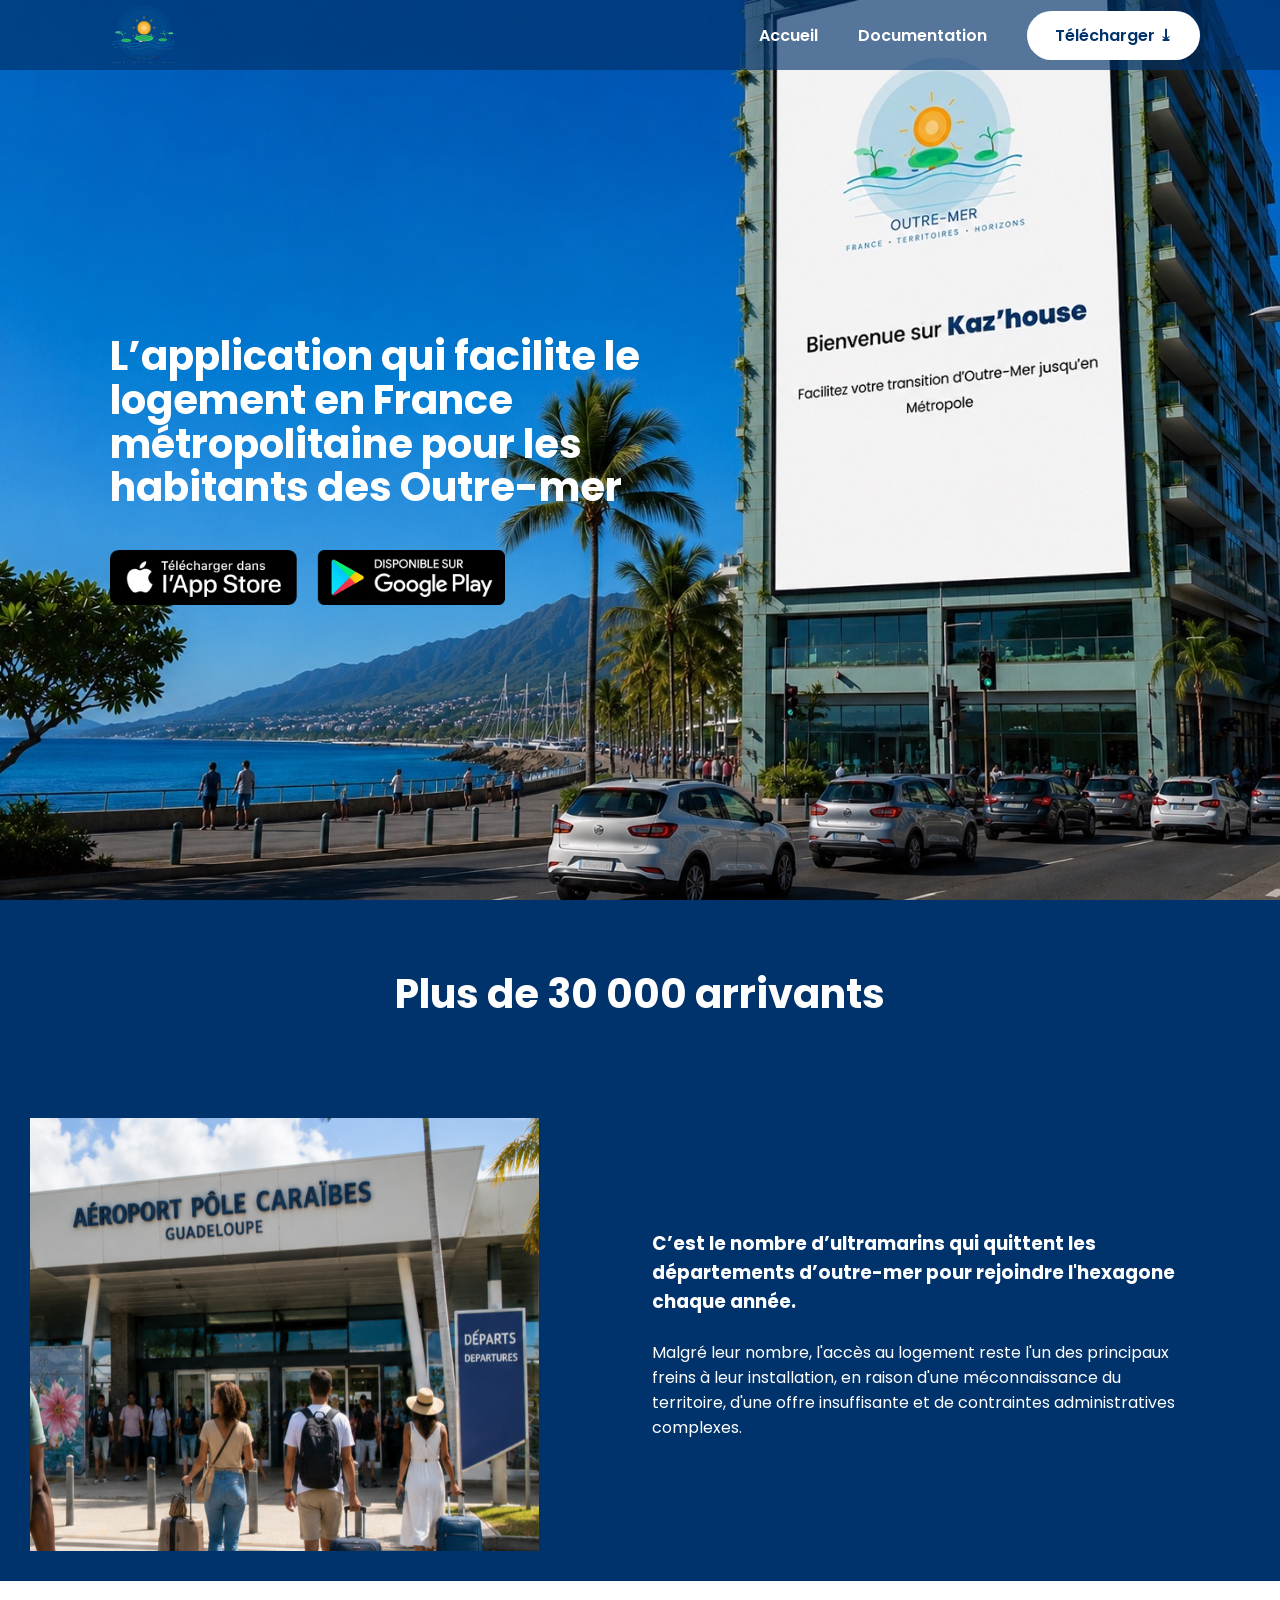
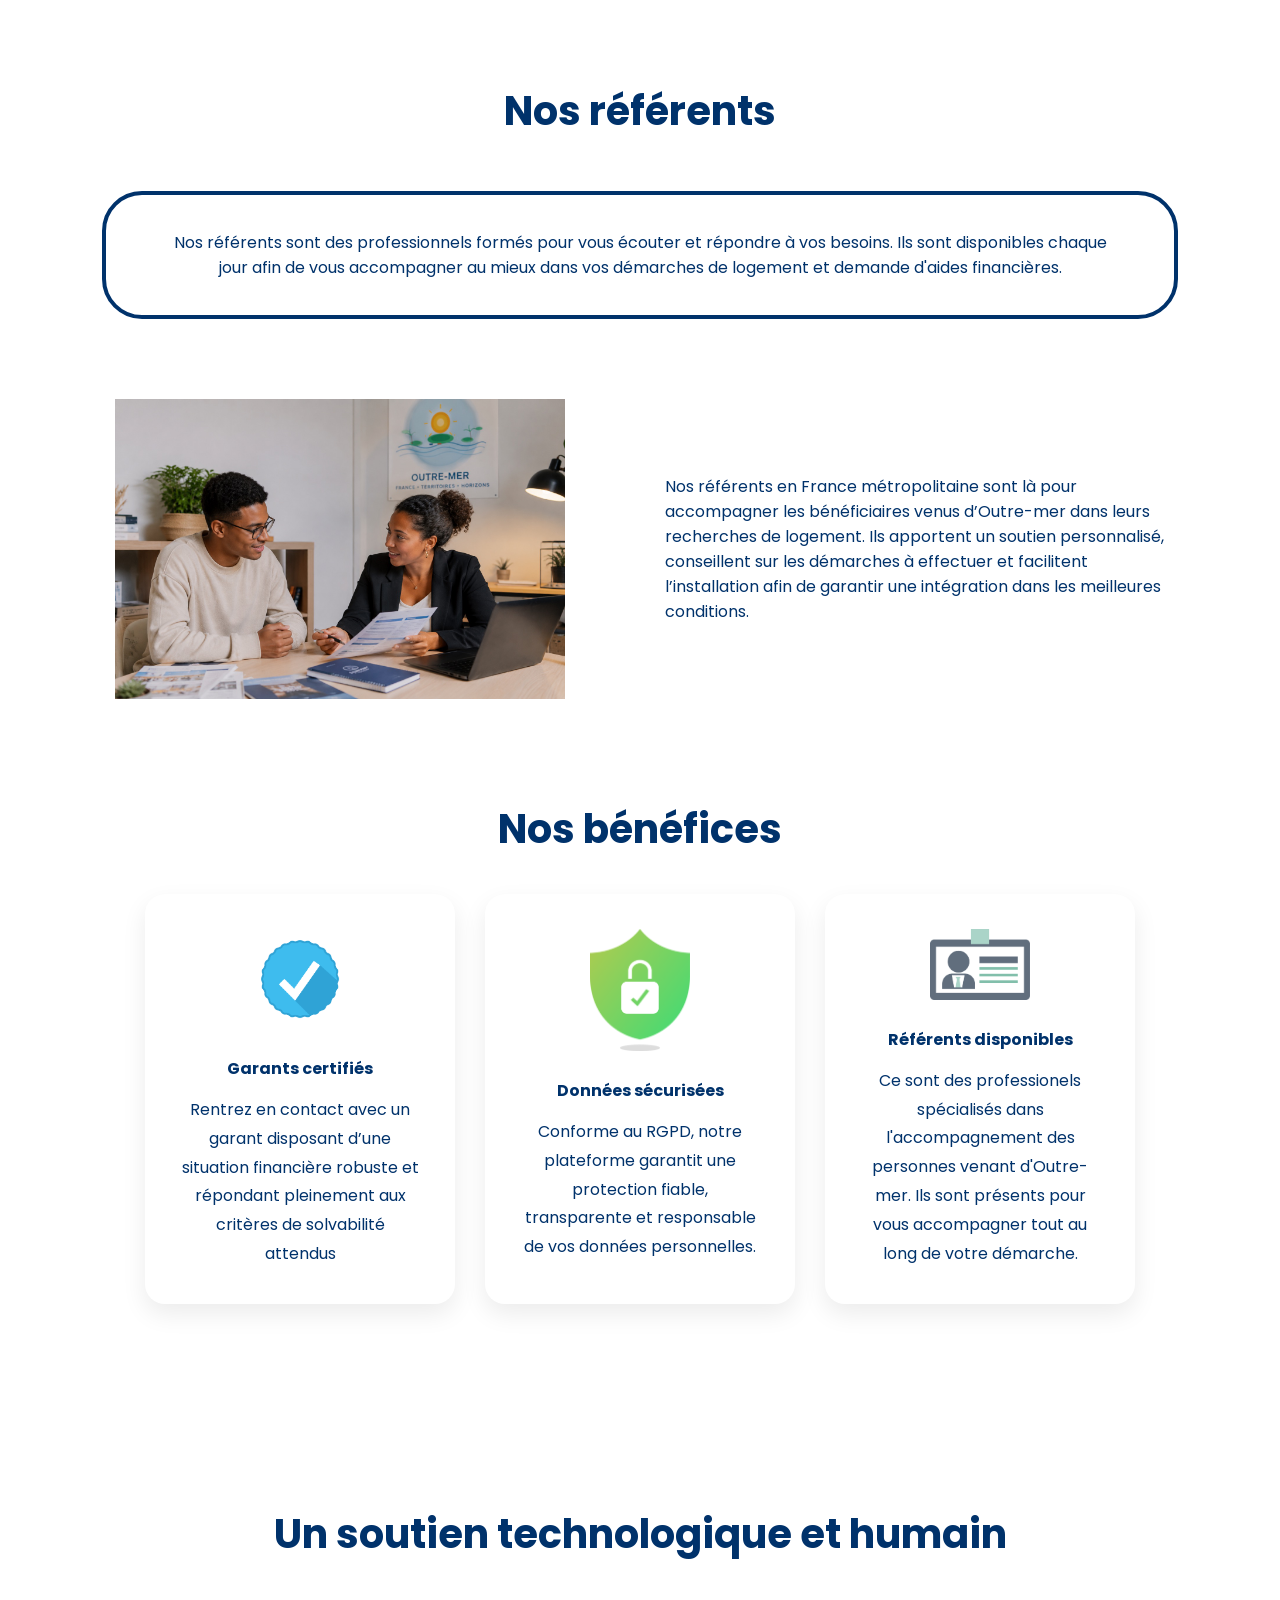
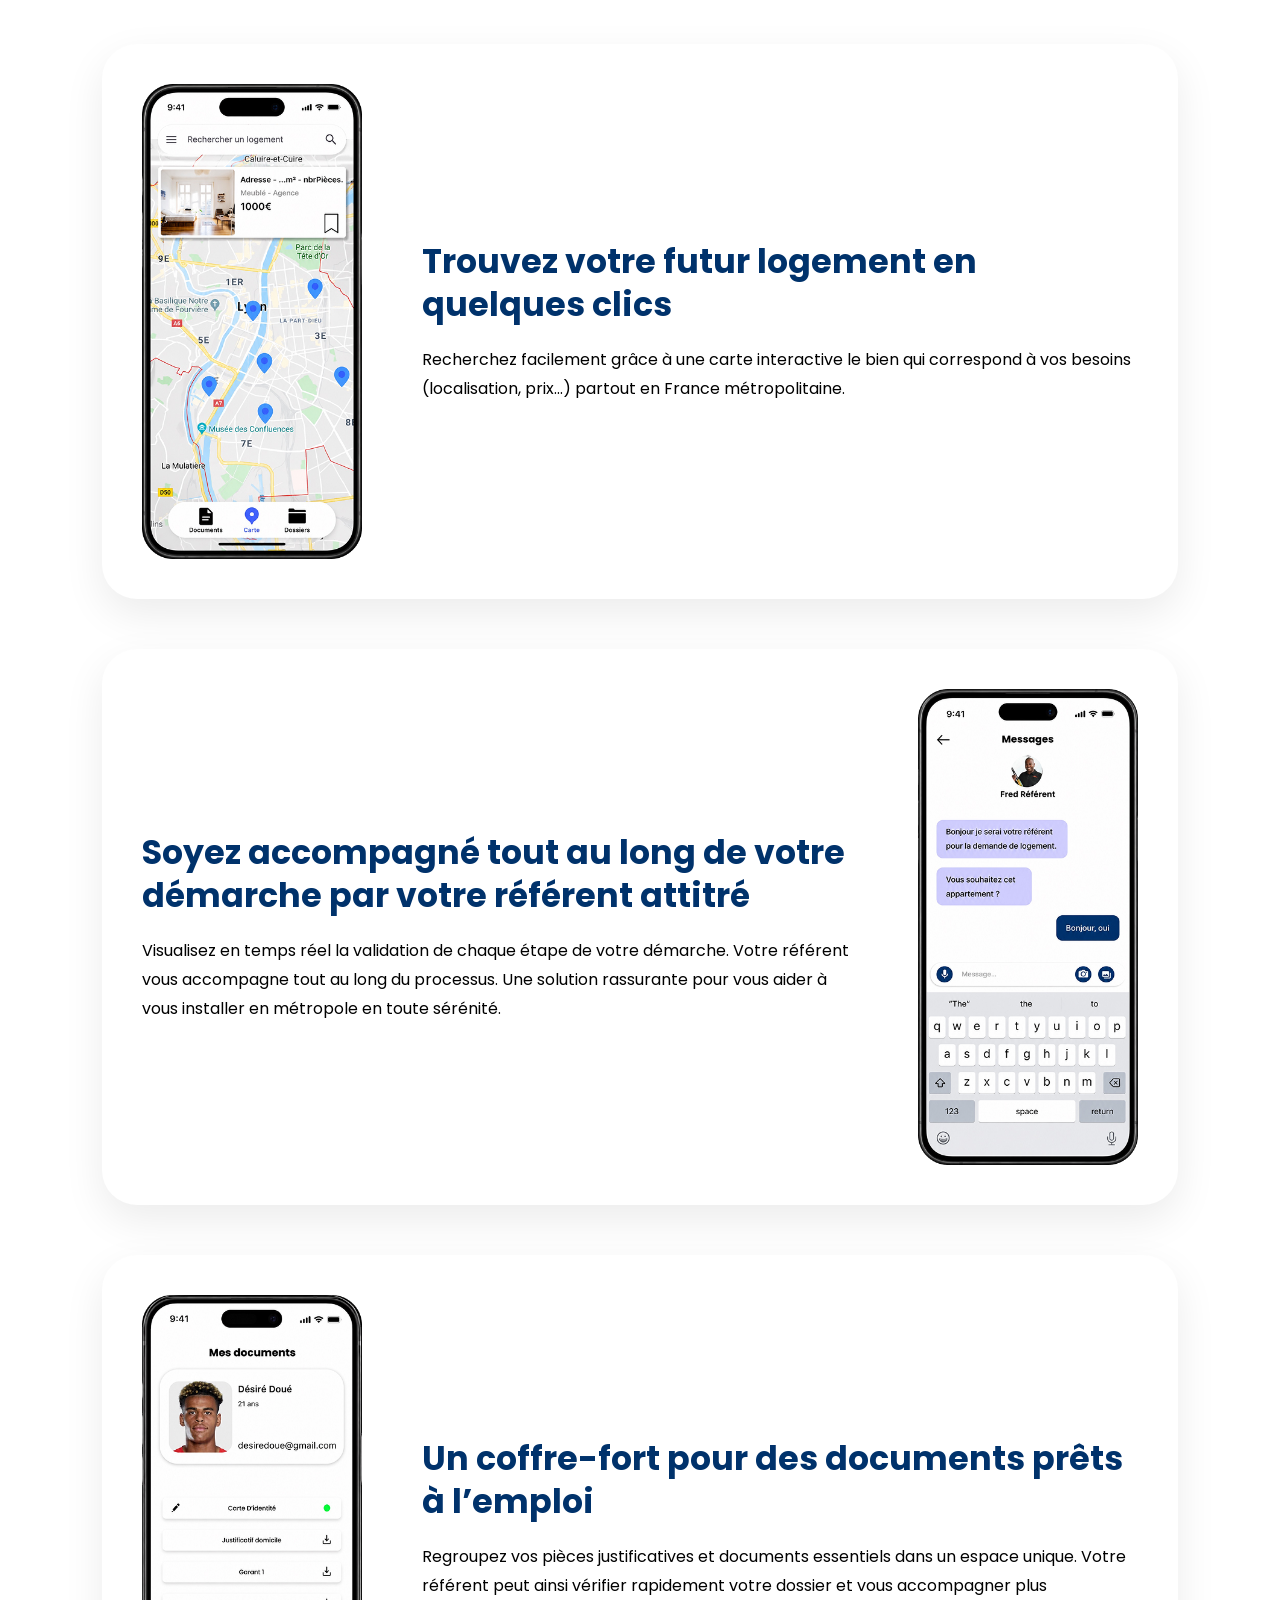
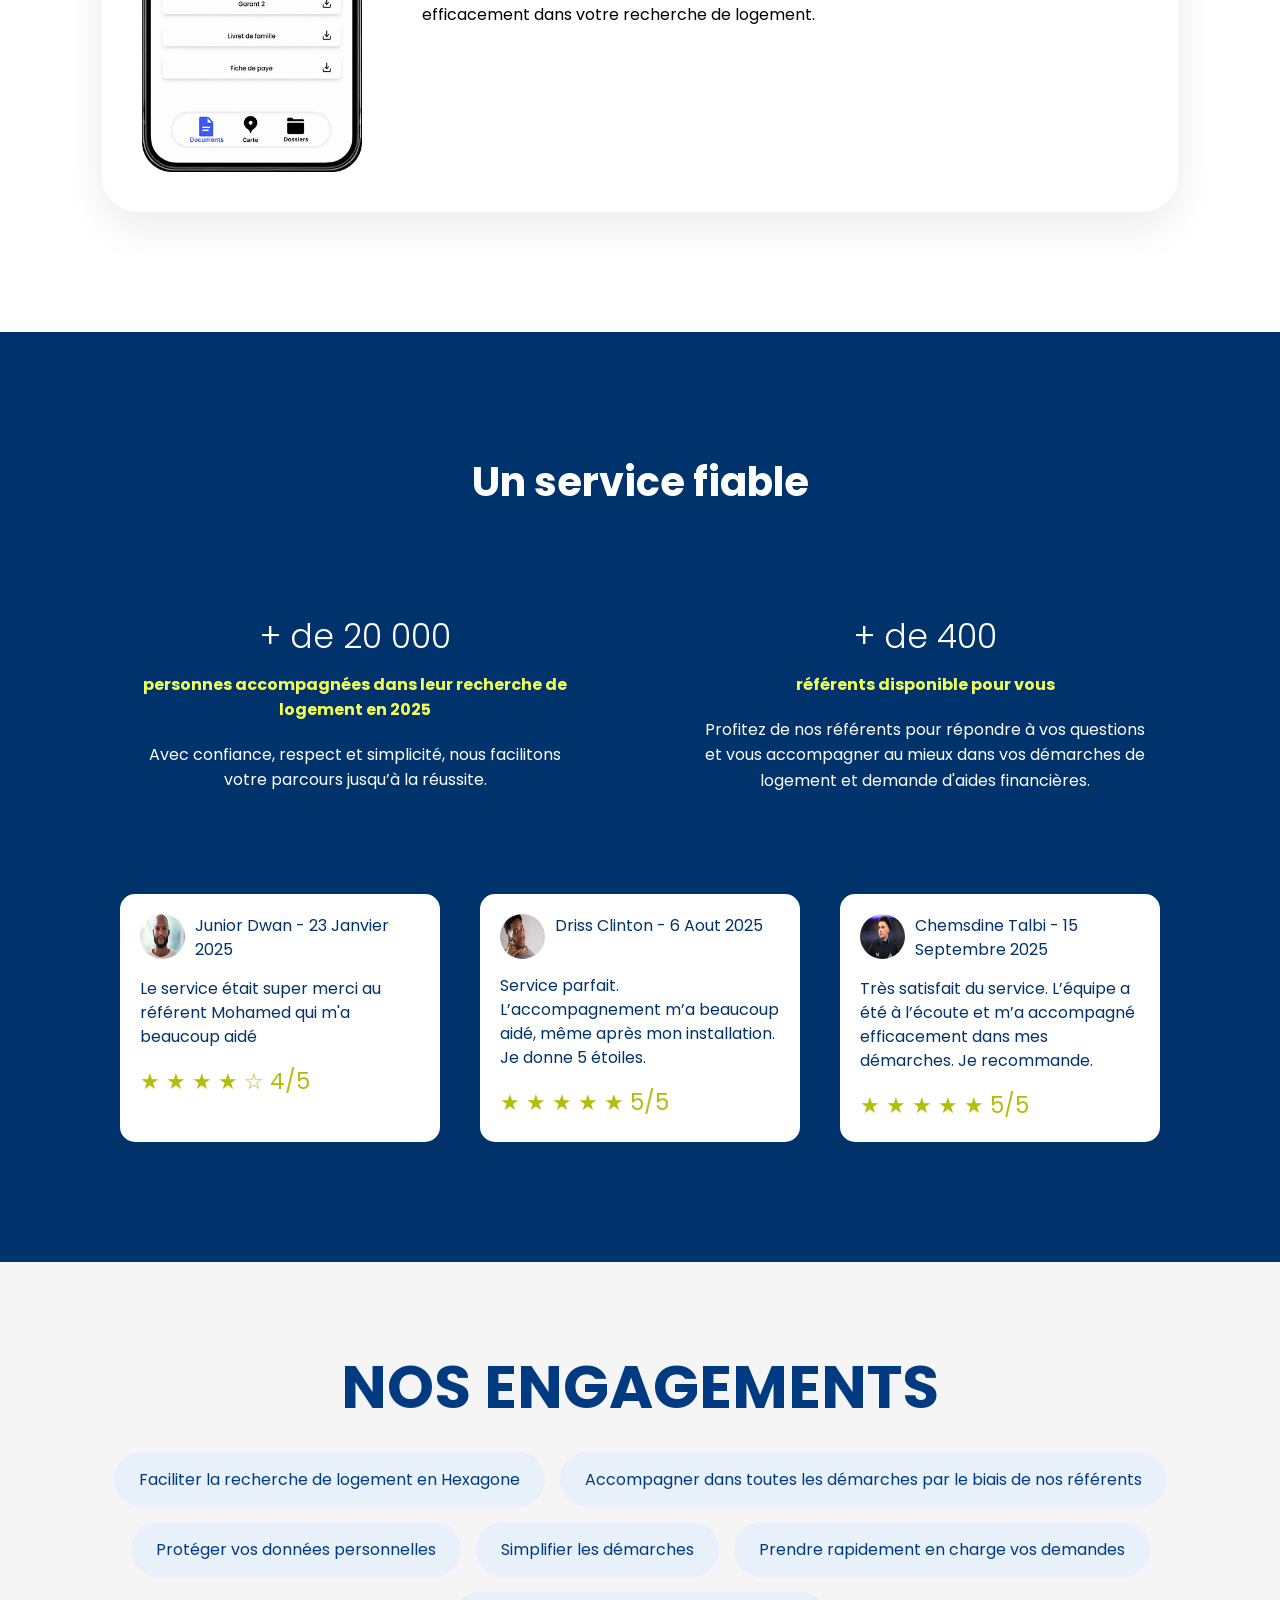
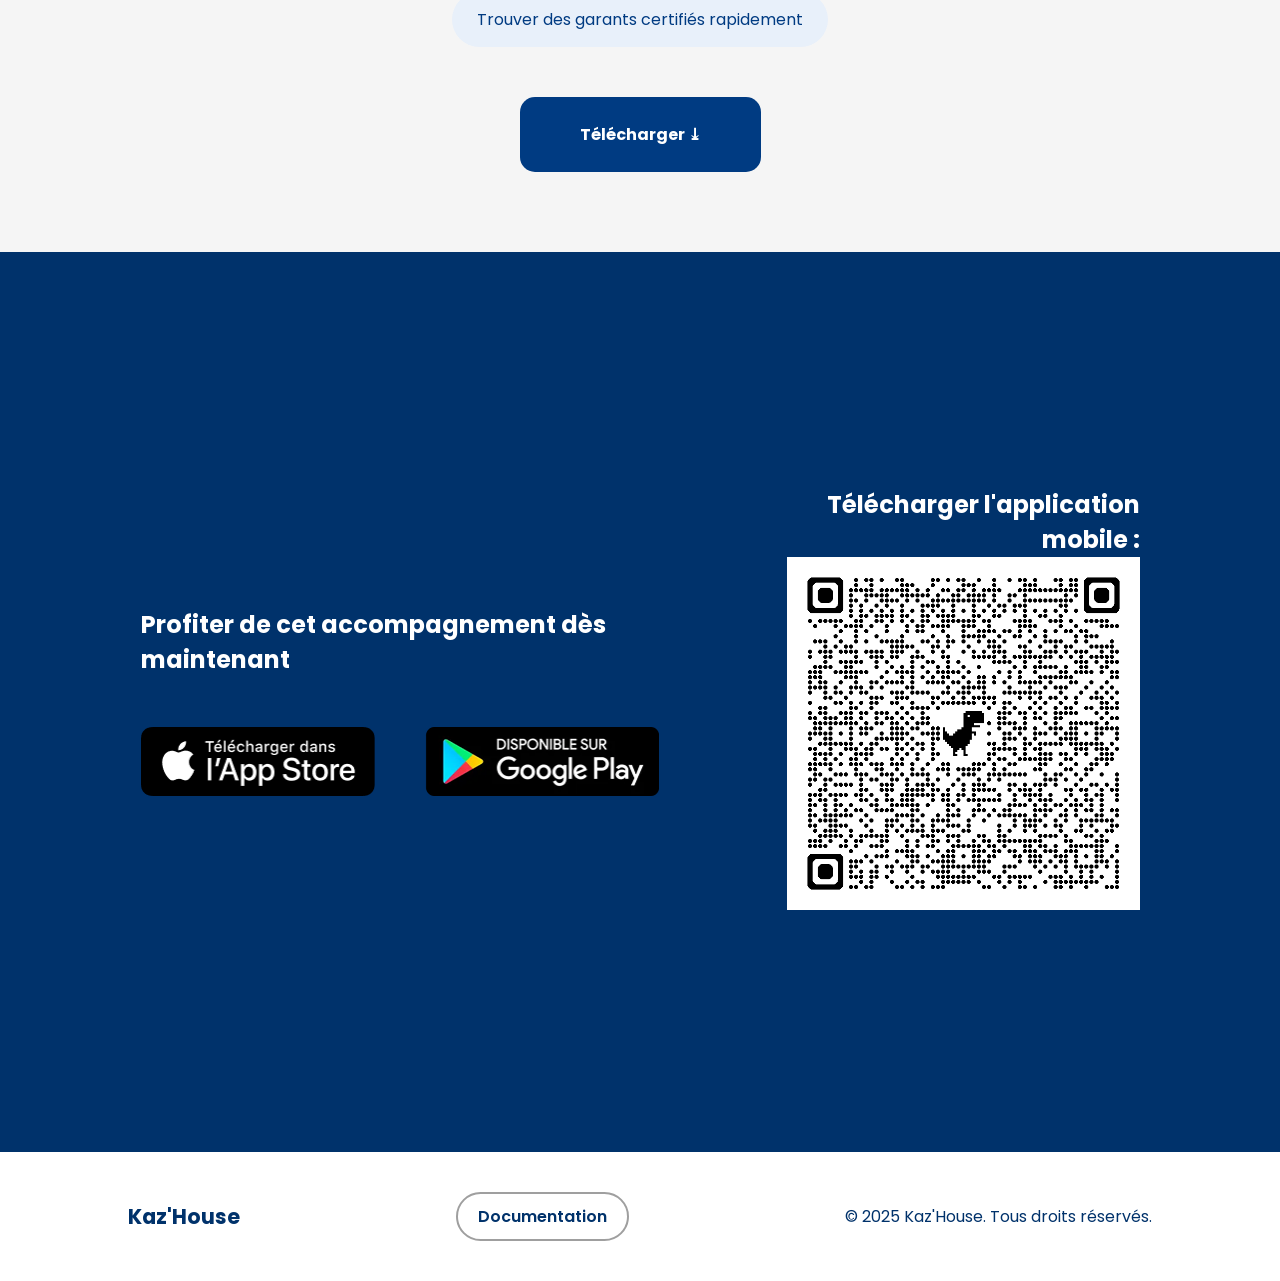
<file: index.html>
<!DOCTYPE html>
<html lang="fr">

<head>
    <meta charset="UTF-8">
    <meta name="viewport" content="width=device-width, initial-scale=1.0">
    <link rel="stylesheet" href="style.css">
    <link rel="preconnect" href="https://fonts.googleapis.com">
    <link rel="preconnect" href="https://fonts.gstatic.com" crossorigin>
    <link
        href="https://fonts.googleapis.com/css2?family=Poppins:ital,wght@0,100;0,200;0,300;0,400;0,500;0,600;0,700;0,800;0,900;1,100;1,200;1,300;1,400;1,500;1,600;1,700;1,800;1,900&display=swap"
        rel="stylesheet">
    <!-- TO DO : changer le titre de l'onglet -->
    <title>Kaz'house</title>
</head>

<body>

    <header>
        <img class="logo" src="assets/logo.png" alt="Kaz House">
        <nav class="lienNav">
            <a href="../../index.html">Accueil</a>
            <a href="pages/documentation/documentation.html">Documentation</a>
            <a class="buttonNav" href="#cta-section">
                Télécharger ⤓
            </a>
        </nav>
    </header>

    <section class="hero">
        <div class="heroContent">
            <h1>L’application qui facilite le logement en France métropolitaine pour les habitants des Outre-mer</h1>
            <div class="stores">
                <img src="assets/imgAppleStore.png">
                <img src="assets/imgGooglePlay.png">
            </div>
        </div>
    </section>

    <section class="problematic">
        <h2 class="title-problematic">Plus de 30 000 arrivants</h2>
        <div class="content-problematic">
            <img class="img-problematic" src="assets/imgProblematique.png" alt="aeroport">
            <div class="text-problematic">
                <h3>C’est le nombre d’ultramarins qui quittent les départements d’outre-mer pour rejoindre
                    l'hexagone chaque année.</h3>
                <p>Malgré leur nombre, l'accès au logement reste l'un des principaux freins à leur
                    installation, en raison d'une méconnaissance du territoire, d'une offre insuffisante et de
                    contraintes
                    administratives complexes.</p>
            </div>
        </div>
    </section>

    <section class="solution">
        <h2>Nos référents</h2>
        <div classe="referentSection">
            <p class="boxReferent">
                Nos référents sont des professionnels formés pour vous écouter et répondre à vos besoins. Ils sont
                disponibles chaque jour afin de vous
                accompagner au mieux dans vos démarches de logement et demande d'aides financières.
            </p>
        </div>
        <div class="referentContent">
            <img class="referentImage" src="assets/imgReferent.jpg" alt="">
            <p class="referentTexte">
                Nos référents en France métropolitaine sont là pour accompagner les bénéficiaires
                venus d’Outre-mer dans leurs recherches de logement. Ils apportent un soutien
                personnalisé, conseillent sur les démarches à effectuer et facilitent l’installation
                afin de garantir une intégration dans les meilleures conditions.
            </p>
        </div>
    </section>

    <section class="services">
        <h2>Nos bénéfices</h2>
        <div class="card">
            <img src="assets/iconCheckMark.png">
            <h3>Garants certifiés</h3>
            <p>Rentrez en contact avec un garant disposant d’une situation financière robuste et répondant pleinement
                aux critères de solvabilité attendus</p>
        </div>

        <div class="card">
            <img src="assets/iconShield.png">
            <h3>Données sécurisées</h3>
            <p>Conforme au RGPD, notre plateforme garantit une protection fiable, transparente et responsable de vos
                données personnelles.</p>
        </div>

        <div class="card">
            <img src="assets/iconIDCard.png">
            <h3>Référents disponibles</h3>
            <p>Ce sont des professionels spécialisés dans l'accompagnement des personnes venant d'Outre-mer. Ils sont
                présents pour vous accompagner tout au long de votre démarche.</p>
        </div>
    </section>
<!-- -----------------------------------------   -->
    <section class="solutionReferent">
        <h2>Un soutien technologique et humain</h2>
        <div>
            <article>
                <img src="assets/frameMap.png" alt="">
                <div>
                    <h3>Trouvez votre futur logement en quelques clics</h3>
                    <p>Recherchez facilement grâce à une carte interactive le bien qui correspond à vos besoins
                        (localisation, prix...) partout en France métropolitaine. </p>
                </div>
            </article>

            <article>
                <img src="assets/frameMessages.png" alt="">
                <div>
                    <h3>Soyez accompagné tout au long de votre démarche par votre référent attitré</h3>
                    <p>Visualisez en temps réel la validation de chaque étape de votre démarche. Votre référent vous
                        accompagne tout au long du processus. Une solution rassurante pour vous
                        aider à vous installer en métropole en toute sérénité.</p>
                </div>
            </article>

            <article>
                <img src="assets/frameMesDocuments.png" alt="">
                <div>
                    <h3>Un coffre-fort pour des documents prêts à l’emploi</h3>
                    <p>Regroupez vos pièces justificatives et documents essentiels dans un espace unique. Votre référent
                        peut ainsi vérifier rapidement votre dossier et vous accompagner plus efficacement dans votre
                        recherche de logement.</p>
                </div>
            </article>
        </div>
    </section>

    <section class="preuve">
        <h2>Un service fiable</h2>
        <div class="statsContainer">
            <div class="statCard">
                <h3>+ de 20 000</h3>
                <p class="statTitre">
                    personnes accompagnées dans leur recherche de logement en 2025
                </p>
                <p>
                    Avec confiance, respect et simplicité, nous facilitons votre parcours jusqu’à la réussite.
                </p>
            </div>
            <div class="statCard">
                <h3>+ de 400</h3>
                <p class="statTitre">référents disponible pour vous</p>
                <p> Profitez de nos référents pour répondre à vos questions et vous accompagner au mieux dans vos
                    démarches de logement et demande d'aides financières.</p>
            </div>
        </div>
        <div class="avis">
            <div class="cardAvis">
                <div class="Information">
                    <img src="assets/CommentaireChauve.jpg" alt="">
                    <p>Junior Dwan - 23 Janvier 2025</p>
                </div>
                <p>Le service était super merci au référent Mohamed qui m'a beaucoup aidé</p>
                <div class="etoiles">★ ★ ★ ★ ☆ <span>4/5</span></div>
            </div>
            <div class="cardAvis">
                <div class="Information">
                    <img src="assets/CommentairePersonnage.jpg" alt="">
                    <p>Driss Clinton - 6 Aout 2025</p>
                </div>
                <p>Service parfait. L’accompagnement m’a beaucoup aidé, même après mon installation. Je donne 5
                    étoiles.
                </p>
                <div class="etoiles">★ ★ ★ ★ ★ <span>5/5</span></div>
            </div>
            <div class="cardAvis">
                <div class="Information">
                    <img src="assets/TalbiCommentaire.avif" alt="">
                    <p>Chemsdine Talbi - 15 Septembre 2025</p>
                </div>
                <p>Très satisfait du service. L’équipe a été à l’écoute et m’a accompagné efficacement dans mes
                    démarches. Je recommande.</p>
                <div class="etoiles">★ ★ ★ ★ ★ <span>5/5</span></div>
            </div>
        </div>
    </section>

    <section class="engagement">
        <div class="titreEngagement">
            <h3>NOS ENGAGEMENTS</h3>
        </div>
        <div class="contenuEngagement">
            <ul>
                <li>Faciliter la recherche de logement en Hexagone</li>
                <li>Accompagner dans toutes les démarches par le biais de nos référents</li>
                <li>Protéger vos données personnelles</li>
                <li>Simplifier les démarches</li>
                <li>Prendre rapidement en charge vos demandes</li>
                <li>Trouver des garants certifiés rapidement</li>
            </ul>
            <a class="btnDownload" href="#cta-section">Télécharger ⤓</a>
        </div>
    </section>

    <section class="cta-section" id="cta-section">
        <div class="container content-cta">
            <div>
                <p class="text-app-cta">Profiter de cet accompagnement dès maintenant</p>
                <div class="stores-cta">
                    <img src="assets/imgAppleStore.png" alt="">
                    <img src="assets/imgGooglePlay.png" alt="">
                </div>
            </div>
            <div class="qrcode-cta">
                <p class="text-qr-cta">Télécharger l'application mobile :</p>
                <img src="assets/codeQR.png" alt="code QR">
            </div>
        </div>
    </section>
    <footer>
        <p>Kaz'House</p>
        <a href="pages/documentation/documentation.html">Documentation</a>
        <p>© 2025 Kaz'House. Tous droits réservés.</p>
    </footer>

</body>

</html>
</file>
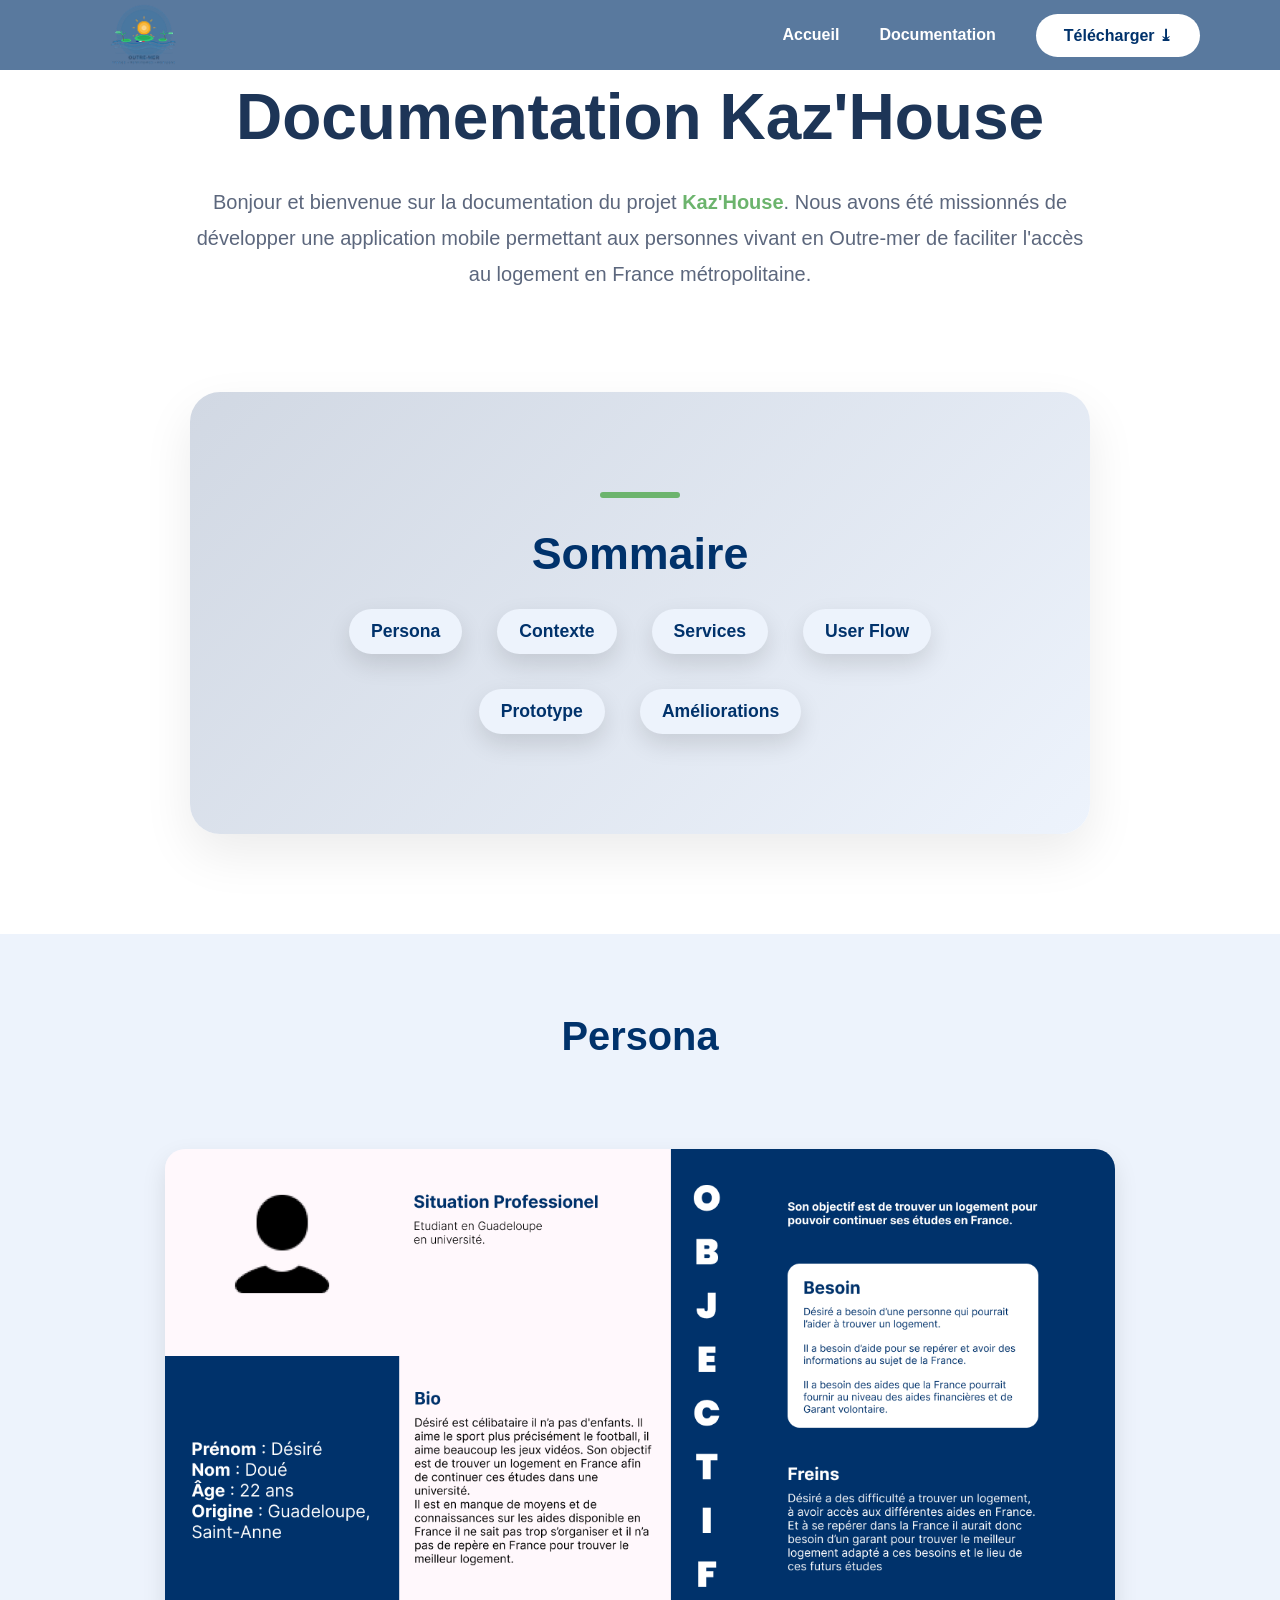
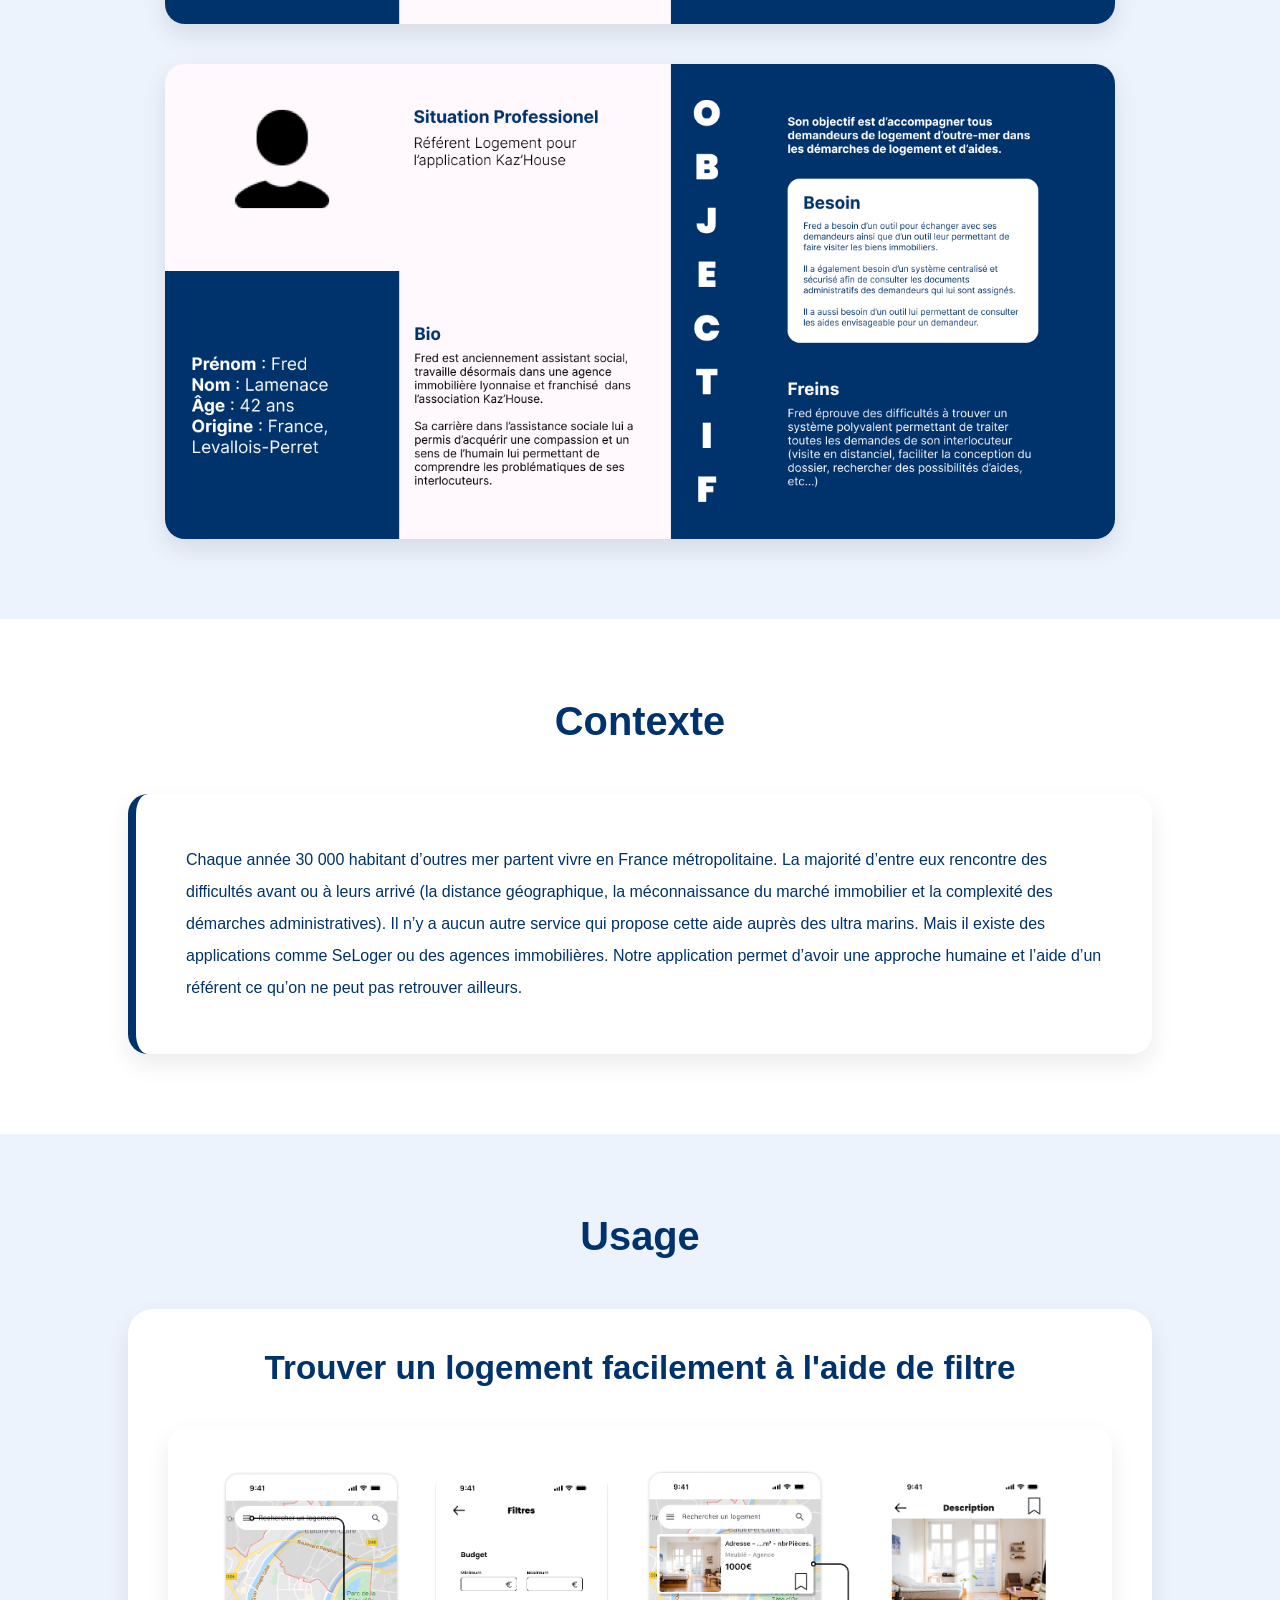
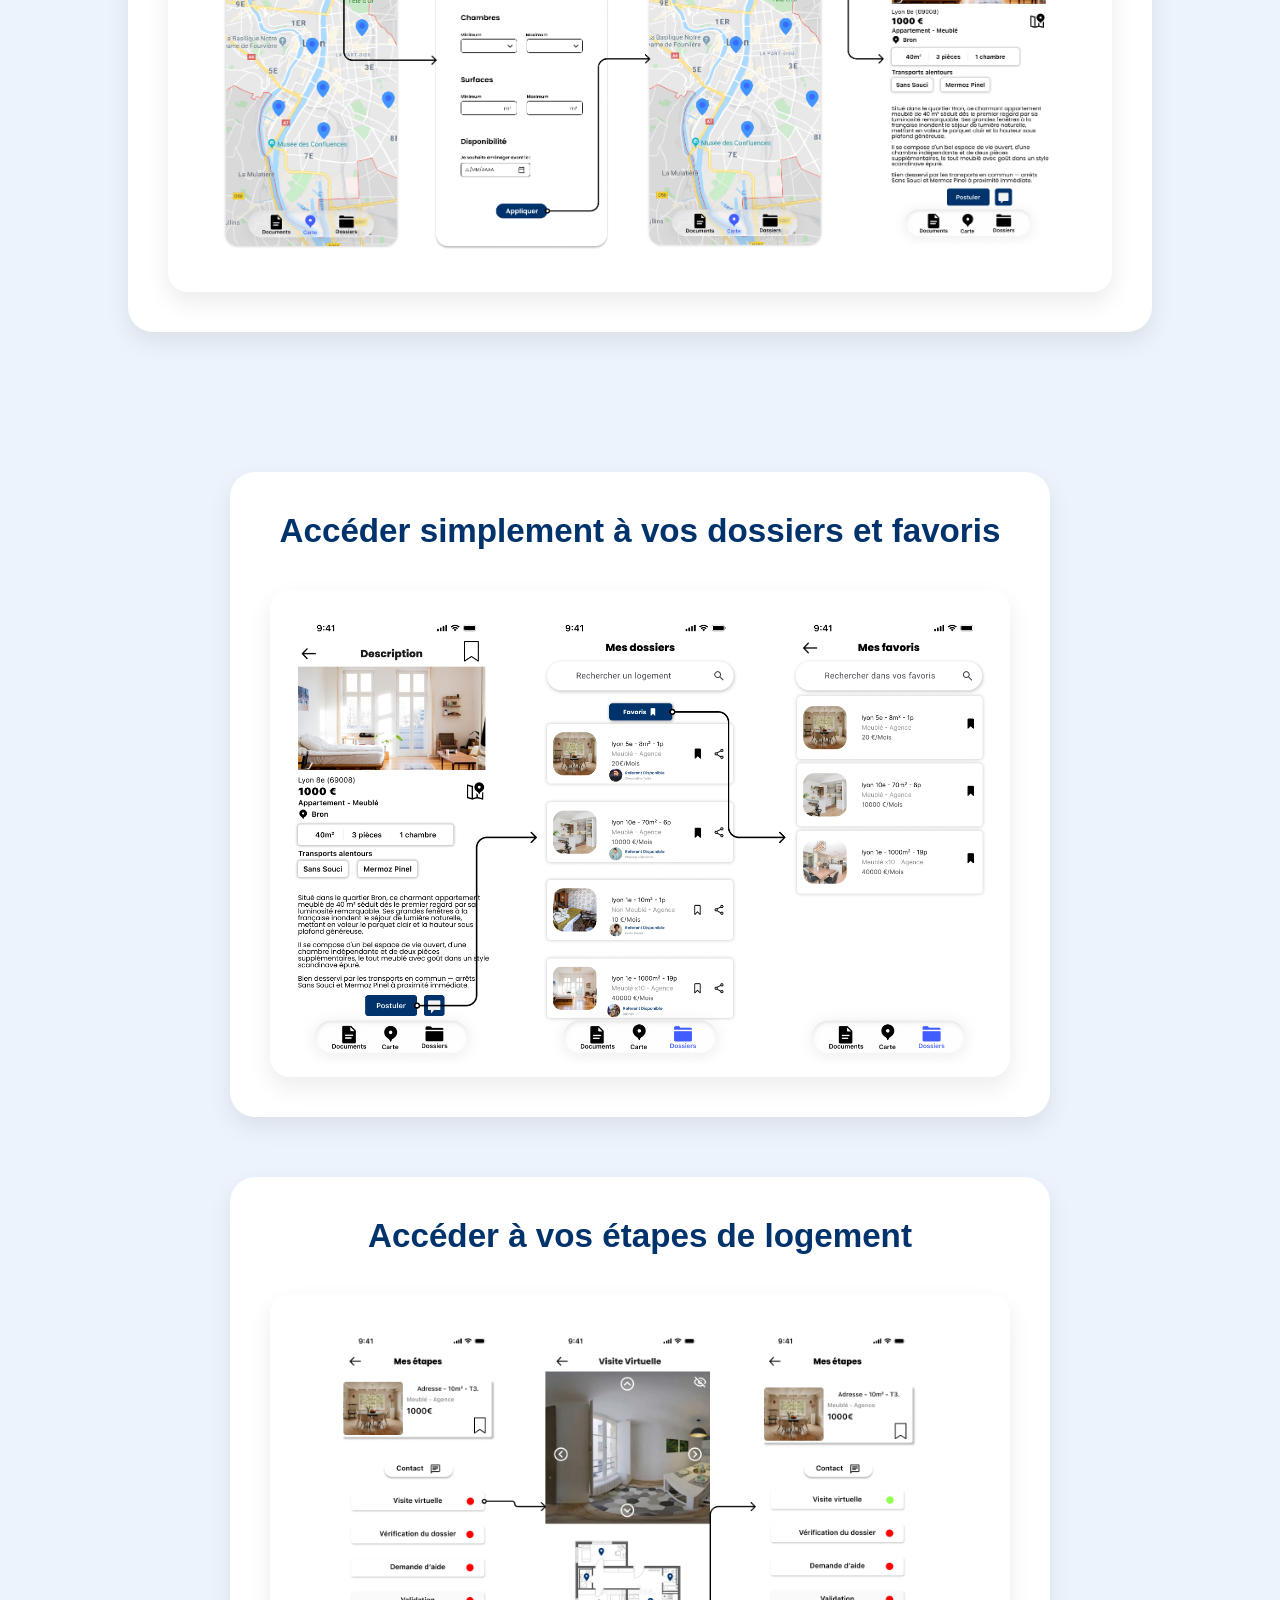
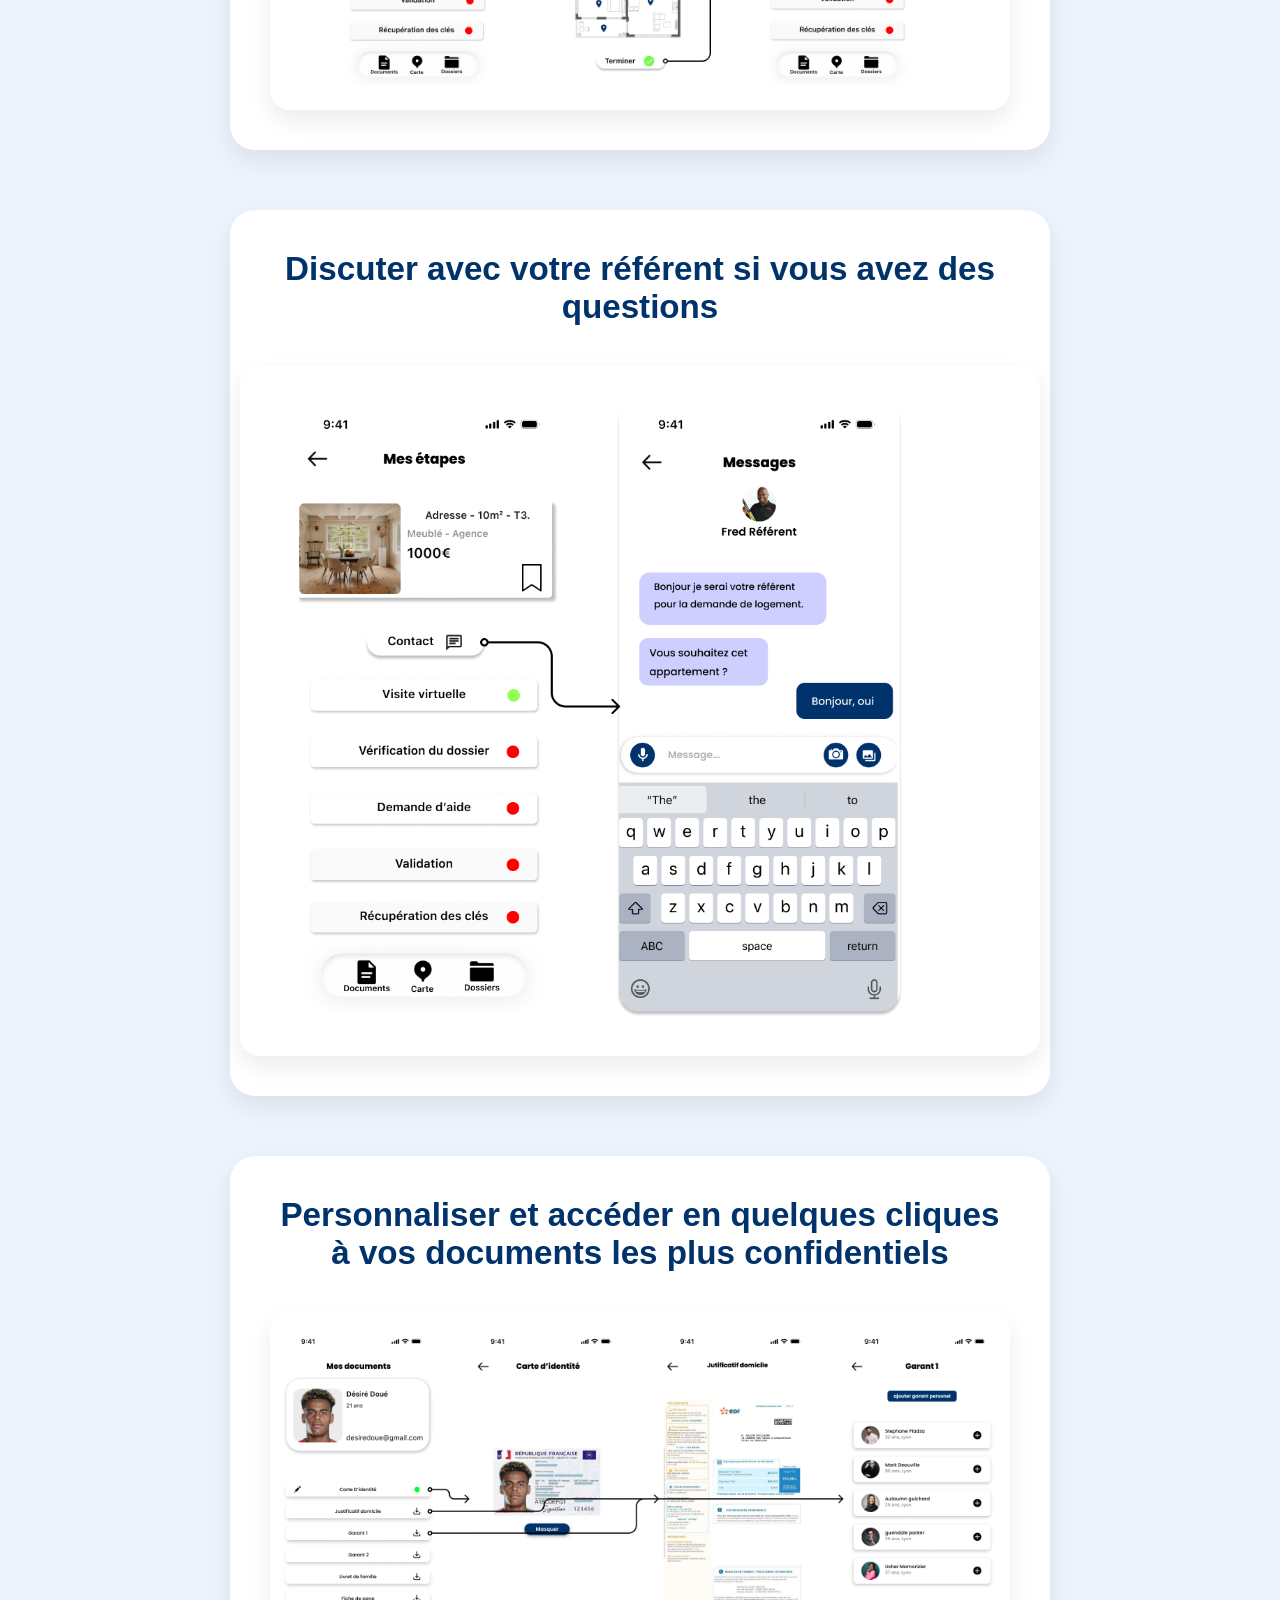
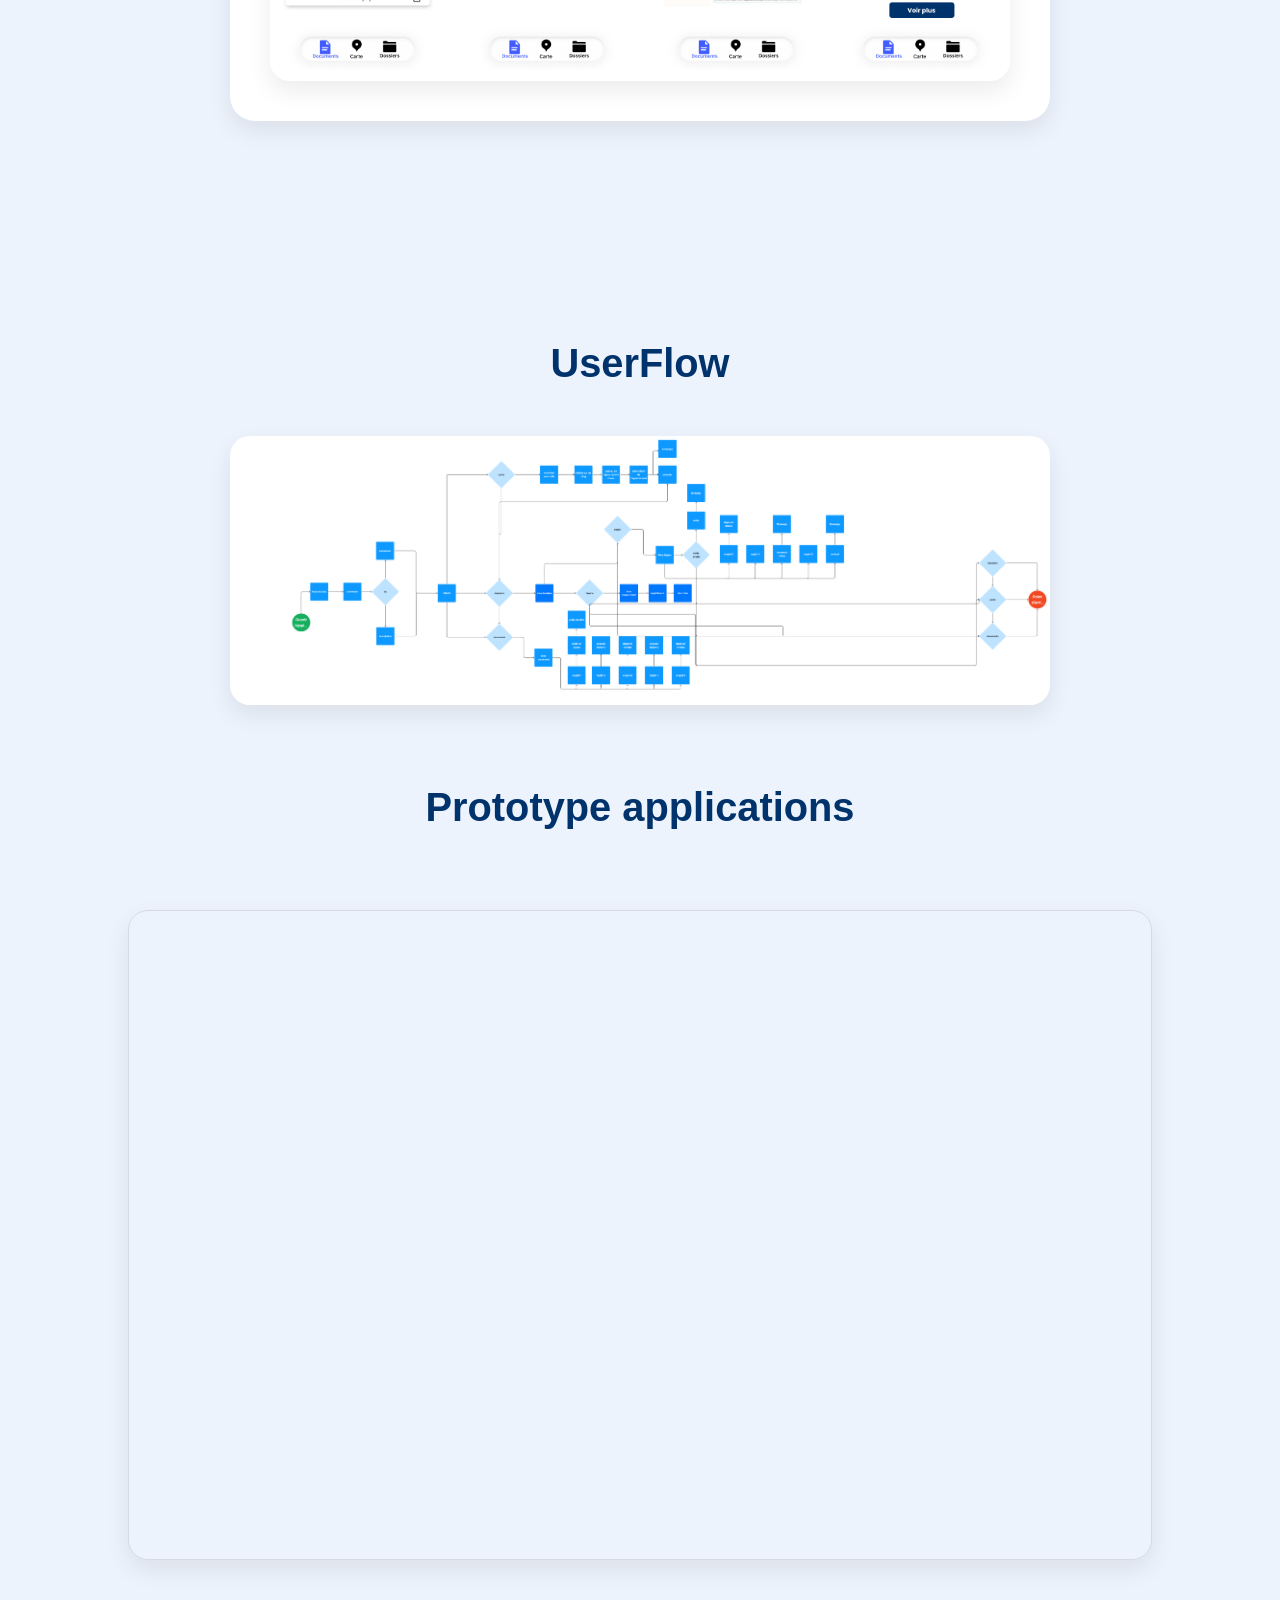
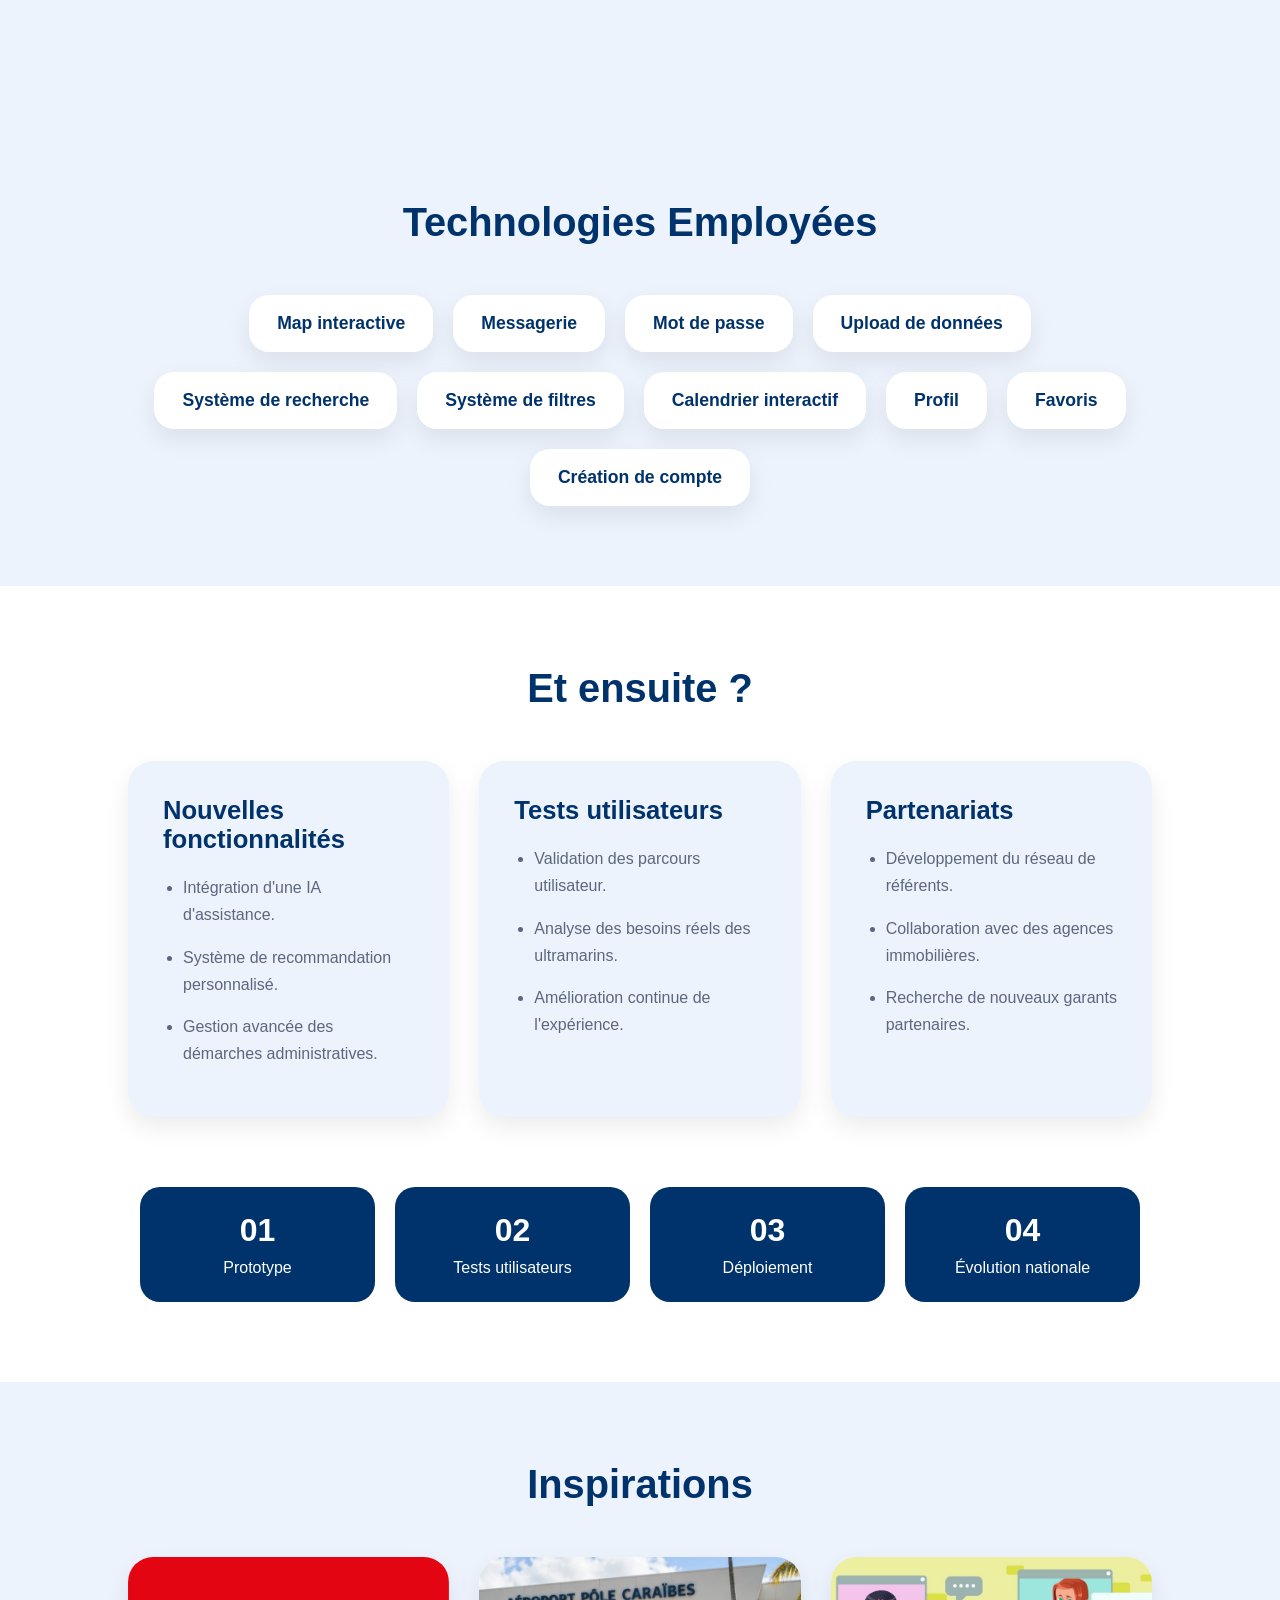
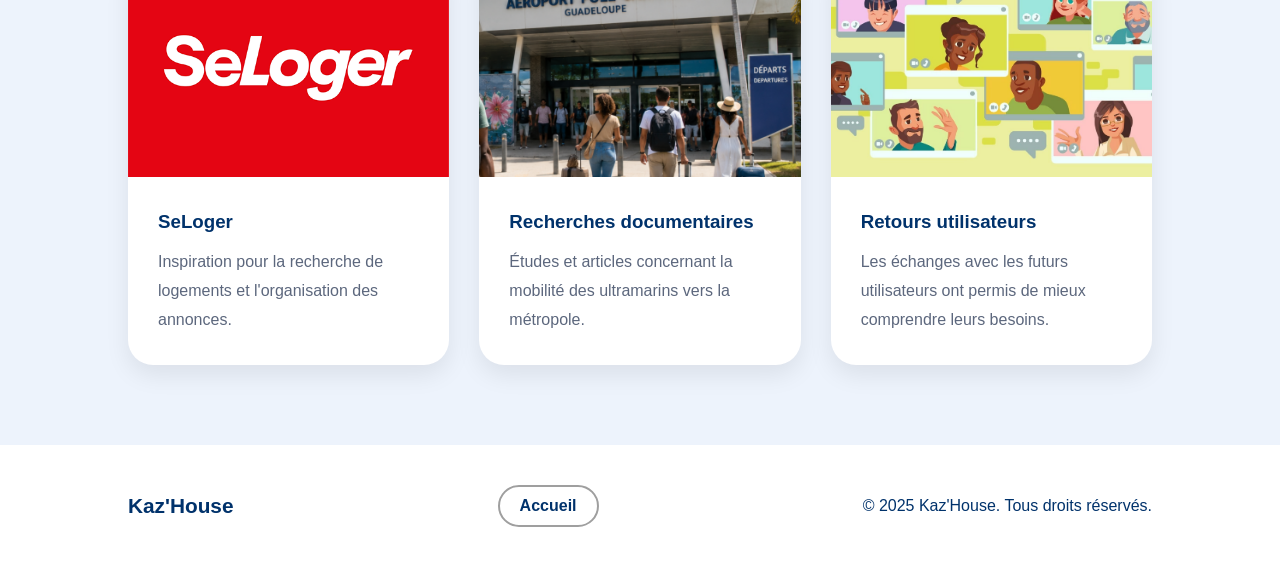
<file: pages/documentation/documentation.html>
<!DOCTYPE html>
<html lang="fr">

<head>
    <meta charset="UTF-8">
    <meta name="viewport" content="width=device-width, initial-scale=1.0">
    <link rel="stylesheet" href="documentation.css">
    <link rel="stylesheet" href="../../style.css">
    <title>Documentation Kaz'House</title>
</head>

<body>
    <!-- -----NAVIGATION----- -->
    <header>
        <img class="logo" src="../../assets/logo.png" alt="Kaz House" href="../../index.html">
        <nav class="lienNav">
            <a href="../../index.html">Accueil</a>
            <a href="pages/documentation/documentation.html">Documentation</a>
            <a class="buttonNav" href="#cta-section">
                Télécharger ⤓
            </a>
        </nav>
    </header>
    <!-- ---------- -->

    <!-- -----INTRO----- -->
    <section class="intro">
        <h1>Documentation Kaz'House</h1>
        <p>
            Bonjour et bienvenue sur la documentation du projet
            <span>Kaz'House</span>. Nous avons été missionnés de développer
            une application mobile permettant aux personnes vivant en
            Outre-mer de faciliter l'accès au logement en France
            métropolitaine.
        </p>
    </section>

    <section class="sommaire">
        <h2>Sommaire</h2>

        <ul>
            <li><a href="">Persona</a></li>
            <li><a href="">Contexte</a></li>
            <li><a href="">Services</a></li>
            <li><a href="">User Flow</a></li>
            <li><a href="#prototype-sommaire">Prototype</a></li>
            <li><a href="">Améliorations</a></li>
        </ul>
    </section>
    <!-- ---------- -->

    <!-- -----PERSONA----- -->
    <section class="persona">
        <h2>Persona</h2>
        <img class="card-persona" src="../../assets/personaUtilisateur.png" alt="">
        <img class="card-persona" src="../../assets/personaReferent.png" alt="">
    </section>
    <!-- ---------- -->

    <!-- -----CONTEXTE----- -->
    <section class="contexte">
        <h2>Contexte</h2>
        <p class="paragraphe-contexte">Chaque année 30 000 habitant d’outres mer partent vivre en France métropolitaine.
            La majorité d’entre eux rencontre des difficultés avant ou à leurs arrivé (la distance géographique, la
            méconnaissance du marché immobilier et la complexité des démarches administratives).
            Il n’y a aucun autre service qui propose cette aide auprès des ultra marins. Mais il existe des applications
            comme SeLoger ou des agences immobilières. Notre application permet d’avoir une approche humaine et l’aide
            d’un référent ce qu’on ne peut pas retrouver ailleurs.
        </p>
    </section>
    <!-- ---------- -->


    <!-- -----WIREFRAME----- -->
    <section class="section-set-up maquette-section">
        <h2>Usage</h2>
        <div class="UserFlow">
            <h3>Trouver un logement facilement à l'aide de filtre</h3>
            <div class="images-maquette">
                <img src="../../assets/TrouverLogementFiltre.png">
            </div>
        </div>

        <section class="section-set-up maquette-section">
            <div class="UserFlow">
                <h3>Accéder simplement à vos dossiers et favoris</h3>
                <div class="images-maquette">
                    <img src="../../assets/frameDescriptionDossier.png">
                </div>
            </div>

            <div class="UserFlow">
                <h3>Accéder à vos étapes de logement</h3>
                <div class="images-maquette">
                    <img src="../../assets/EtapeLogement.png">
                </div>
            </div>

            <div class="UserFlow">
                <h3>Discuter avec votre référent si vous avez des questions</h3>
                <div class="images-documentWire">
                    <img src="../../assets/ReferentAideWire.png">
                </div>
            </div>

            <div class="UserFlow">
                <h3>Personnaliser et accéder en quelques cliques à vos documents les plus confidentiels</h3>
                <div class="images-maquette">
                    <img src="../../assets/DocumentWire.png">
                </div>
            </div>
        </section>

        <section class="wireframe">
            <h2>UserFlow</h2>
            <img src="../../assets/figmaUserflow.png" alt="">
        </section>
        <h2 class="prototype-sommaire">Prototype applications</h2>
        <iframe style="border: 1px solid rgba(0, 0, 0, 0.1);" width="393" height="852" src="https://embed.figma.com/proto/iysvDVxhJqBZxOyCj4x4xF/kaz-home?node-id=725-2071&p=f&scaling=scale-down&content-scaling=fixed&page-id=4%3A27&starting-point-node-id=725%3A2071&embed-host=share%22
        allowfullscreen">
        </iframe>
    </section>


    <!-- -----TECHNOLOGIES----- -->
    <section class="technologies">
        <h1>Technologies Employées</h1>
        <ul>
            <li>Map interactive</li>
            <li>Messagerie</li>
            <li>Mot de passe</li>
            <li>Upload de données</li>
            <li>Système de recherche</li>
            <li>Système de filtres</li>
            <li>Calendrier interactif</li>
            <li>Profil</li>
            <li>Favoris</li>
            <li>Création de compte</li>                   
        </ul>


    </section>
    <!-- ---------- -->

    <section class="evolutions">
        <h2>Et ensuite ?</h2>

        <div class="evolution-container">

            <div class="evolution-card">
                <h3>Nouvelles fonctionnalités</h3>
                <ul>
                    <li>Intégration d'une IA d'assistance.</li>
                    <li>Système de recommandation personnalisé.</li>
                    <li>Gestion avancée des démarches administratives.</li>
                </ul>
            </div>

            <div class="evolution-card">
                <h3>Tests utilisateurs</h3>
                <ul>
                    <li>Validation des parcours utilisateur.</li>
                    <li>Analyse des besoins réels des ultramarins.</li>
                    <li>Amélioration continue de l'expérience.</li>
                </ul>
            </div>

            <div class="evolution-card">
                <h3>Partenariats</h3>
                <ul>
                    <li>Développement du réseau de référents.</li>
                    <li>Collaboration avec des agences immobilières.</li>
                    <li>Recherche de nouveaux garants partenaires.</li>
                </ul>
            </div>

        </div>

        <div class="roadmap">
            <div class="step-roadmap">
                <span>01</span>
                Prototype
            </div>

            <div class="step-roadmap">
                <span>02</span>
                Tests utilisateurs
            </div>

            <div class="step-roadmap">
                <span>03</span>
                Déploiement
            </div>

            <div class="step-roadmap">
                <span>04</span>
                Évolution nationale
            </div>
        </div>
    </section>


    <section class="inspirations">
        <h2>Inspirations</h2>

        <div class="inspiration-grid">

            <div class="inspiration-card">
                <img src="../../assets/imageSeLoger.png" alt="">
                <div class="inspiration-content">
                    <h3>SeLoger</h3>
                    <p>
                        Inspiration pour la recherche de logements et
                        l'organisation des annonces.
                    </p>
                </div>
            </div>

            <div class="inspiration-card">
                <img src="../../assets/imgProblematique.png" alt="">
                <div class="inspiration-content">
                    <h3>Recherches documentaires</h3>
                    <p>
                        Études et articles concernant la mobilité des
                        ultramarins vers la métropole.
                    </p>
                </div>
            </div>

            <div class="inspiration-card">
                <img src="../../assets/imgTestUtilisateur.jpg" alt="">
                <div class="inspiration-content">
                    <h3>Retours utilisateurs</h3>
                    <p>
                        Les échanges avec les futurs utilisateurs ont permis
                        de mieux comprendre leurs besoins.
                    </p>
                </div>
            </div>

        </div>
    </section>
    <footer>
        <p>Kaz'House</p>
        <a href="../../index.html">Accueil</a>
        <p>© 2025 Kaz'House. Tous droits réservés.</p>
    </footer>
</body>
</file>
<file: style.css>
:root {
    --bleu: #00326B;
    --p-size: 16px;
    --h1-size: 47.78px;
    --h2-size:39.81px;
    --h3-size:33.18px;
    --h5-size: 24px;
}

* {
    margin: 0;
    padding: 0;
    box-sizing: border-box;
    font-family: "Poppins", sans-serif;
    text-decoration: none;
}

body {
    background: #ffffff;
    color: var(--bleu);
}
p{
    font-size: var(--p-size);
}
header {
    position: fixed;
    top: 0;
    left: 0;
    width: 100%;
    height: 70px;
    padding: 0 80px;
    display: flex;
    justify-content: space-between;
    align-items: center;
    background: rgba(0, 50, 107, .65);
    z-index: 9999;
}




/* DEBUT Section nav */

.logo {
    height: 74px;
}

.lienNav {
    display: flex;
    align-items: center;
    gap: 40px;
}

.lienNav a {
    text-decoration: none;
    color: white;
    font-weight: 600;
}

.buttonNav {
    background: white;
    color: var(--bleu) !important;
    padding: 12px 28px;
    border-radius: 30px;
}

/* FIN Section nav */







/* DEBUT Section hero */

.hero {
    height: 100vh;
    background: url("assets/imgHeroBackground.png");
    background-size: cover;
    background-position: center;
    display: flex;
    align-items: center;
    padding-left: 110px;
}

.heroContent {
    max-width: 600px;
    margin-top: 40px;
}

.heroContent h1 {
    color: white;
    font-size: var(--h2-size);
    font-weight: 700;
    line-height: 1.1;
    margin-bottom: 40px;
}

.stores {
    display: flex;
    gap: 20px;
}

.stores img {
    height: 55px;
}

/* FIN Section nav */





/* DEBUT Section problematique */

.problematic{
    background-color: var(--bleu);
    color: white;
}

.title-problematic{
    display: flex;
    justify-content: center;
    padding: 64px;
    font-size: var(--h2-size);
}

.content-problematic{
    display: flex;
    flex-direction: row;
    justify-content: center;
    align-items: center;
}

.img-problematic{
    width: 569px;
    height: 493px;
    padding: 30px;
}

.text-problematic{
    display: flex;
    flex-direction: column;
    gap: 24px;
    padding: 83px;
}

/* FIN Section problematique */








/* DEBUT Section solution */

.solution {
    padding: 100px 8%;
}

.solution h2 {
    text-align: center;
    font-size: var(--h2-size);
    color: var(--bleu);
    margin-bottom: 50px;
}

.boxReferent {
    max-width: 1200px;
    margin: auto;
    border: 4px solid var(--bleu);
    border-radius: 40px;
    padding: 35px 60px;
    background: white;
    text-align: center;
    margin-bottom: 80px;
}

.boxReferent p {
    color: var(--bleu);
    font-size: var(--p-size);
    font-weight: 600;
    line-height: 1.4;
}

.referentContent {
    display: flex;
    justify-content: center;
    align-items: center;
    gap: 100px;
}

.referentImage{
    width: 450px;
    
}

.referentTexte {
    max-width: 500px;
}

.referentTexte p {
    color: var(--bleu);
    font-size: var(--p-size);
    font-weight: 600;
    line-height: 1.7;
}

/* FIN Section solution */




.solutionReferent{
    padding: 120px 8%;
    background: #ffffff;
}

.solutionReferent h2{
    text-align: center;
    font-size: var(--h2-size);
    font-weight: 700;
    color: var(--bleu);
    margin-bottom: 80px;
}

.solutionReferent > div{
    display: flex;
    flex-direction: column;
    gap: 50px;
}

.solutionReferent article{
    display: flex;
    align-items: center;
    gap: 60px;
    background: #fff;
    border-radius: 35px;
    padding: 40px;
    box-shadow: 0 15px 40px rgba(0,0,0,0.08);
    transition: 0.3s;
}

.solutionReferent article:hover{
    transform: translateY(-8px);
}

.solutionReferent article:nth-child(even){
    flex-direction: row-reverse;
}

.solutionReferent article img{
    width: 220px;
    max-width: 45%;
    border-radius: 25px;
    object-fit: cover;
}

.solutionReferent article div{
    flex: 1;
}

.solutionReferent article h3{
    font-size: var(--h3-size);
    color: var(--bleu);
    margin-bottom: 20px;
    line-height: 1.3;
}

.solutionReferent article p{
    font-size: var(--p-size);
    line-height: 1.8;
    color: black;
}

/*Section solutionReferent */






/* Section Service */
.services{
    display:flex;
    flex-direction:row;
    gap:30px;
    flex-wrap:wrap;
    justify-content:center;
    margin-bottom:80px;
}

.services h2{
    width:100%;
    text-align:center;
    color:var(--bleu);
    font-size:var(--h2-size);
    margin-bottom:5px;
}

.card{
    width:310px;
    background:white;
    padding:35px;
    border-radius:20px;
    text-align:center;
    box-shadow:0 10px 25px rgba(0,0,0,0.08);
    transition:0.3s;
}

.card:hover{
    transform:translateY(-8px);
}

.card img{
    width:100%;
    width:100px;
    margin-bottom:20px;
}

.card h3{
    color:var(--bleu);
    margin-bottom:15px;
    font-size:var(--h4-size);
}

.card p{
    line-height:1.8;
    font-size:var(--p-size);
}

.Information{
    display: flex;
    flex-direction: row;
}

.Information p{
    margin-left: 10px;
    font-size: 10px;
    color: var(--bleu);
}
/* Section Service */









/* DEBUT Section preuve */
.preuve {
    background: var(--bleu);
    padding: 120px 8%;
}

.preuve h2 {
    text-align: center;
    font-size: var(--h2-size);
    color: white;
    margin-bottom: 100px;
}

.statsContainer {
    display: flex;
    justify-content: center;
    gap: 120px;
    margin-bottom: 100px;
}

.statCard {
    max-width: 450px;
    text-align: center;
    color: white;
}

.statCard h3 {
    font-size: var(--h3-size);
    font-weight: 300;
    margin-bottom: 10px;
}

.statTitre {
    color: #F3FF55;
    font-weight: 700;
    margin-bottom: 20px;
}

.statCard p:last-child {
    line-height: 1.6;
}

.avis {
    display: flex;
    justify-content: center;
    gap: 40px;
}

.cardAvis {
    width: 320px;
    background: white;
    padding: 20px;
    border-radius: 15px;
}

.cardAvis img {
    width: 45px;
    height: 45px;
    border-radius: 50%;
    margin-bottom: 15px;
}

.cardAvis p {
    font-size: var(--p-size);
    line-height: 1.5;
    margin-bottom: 15px;
}

.etoiles {
    font-size: 1.4rem;
    color: #b3be0c;
}
.etoiles span {
    font-size: (var(--p-size));
    color: (--bleu);
}

/* FIN Section preuve */







/* DEBUT Section engagement */


.engagement{
    text-align: center;
    padding: 80px 20px;
    background-color: #f5f5f5;
}

.titreEngagement h3{
    font-size: 60px;
    color: #003b82;
    margin-bottom: 20px;
}

.titreEngagement p{
    color: #003b82;
    margin-bottom: 50px;
}

.contenuEngagement ul{
    list-style: none;
    padding: 0;
    display: flex;
    flex-wrap: wrap;
    justify-content: center;
    gap: 15px;
}

.contenuEngagement li{
    background-color: #e8f0fa;
    color: #003b82;
    padding: 15px 25px;
    border-radius: 30px;
}

.btnDownload{
    display: inline-block;
    margin-top: 50px;
    background-color: #003b82;
    color: white;
    text-decoration: none;
    padding: 25px 60px;
    border-radius: 15px;
    font-weight: bold;
}

/* FIN Section Engagement */





/* DEBUT Section CTA */


.container{
    margin: auto;
    width: 1080px;
}

.cta-section {
    background: var(--bleu);
    color: white;
    min-height: 100vh;
    display: flex;
    align-items: center;
}

.content-cta{
    display: flex;
    flex-direction: row;
    justify-content: center;
    gap : 8rem;
    align-items: center;
    margin: auto;
    width: 90px;
}

.stores-cta{
    display: flex;
    gap : 50px;
}

.stores-cta img{
    width: 234px;
    height: 69px;
    margin-top: 50px;
}

.qrcode-cta img{
    width: 353px;
}

.text-app-cta{
    font-size: var(--h5-size);
    font-weight: bold;
}

.text-qr-cta{
    font-size: var(--h5-size);
    font-weight: bold;
    text-align: end;
}

    /* FIN Section CTA */



 /* Debut section footer */
footer{
    background: var(--white);
    color: var(--bleu);
    padding: 40px 10%;
    display: flex;
    justify-content: space-between;
    align-items: center;
    flex-wrap: wrap;
    gap: 20px;
}

footer p{
    margin: 0;
    font-size: 1rem;
}

footer p:first-child{
    font-size: 1.3rem;
    font-weight: 700;
}

footer a{
    color: var(--bleu);
    text-decoration: none;
    font-weight: 600;
    padding: 10px 20px;
    border: 2px solid rgb(159, 159, 159);
    border-radius: 30px;
    transition: 0.3s ease;
}

footer a:hover{
    background: #e8f0fa;
    color: var(--white);
    border-color: rgb(222, 222, 222);
}

/* Fin section footer */
</file>
<file: pages/documentation/documentation.css>
:root{
    --bleu:#00326B;
    --p-size:16px;
    --h1-size:47.78px;
    --h2-size:39.81px;
    --h3-size:33.18px;
    --h5-size:24px;
}

body{
    background-color:#F7F9FC;
}


header {
    position: fixed;
    top: 0;
    left: 0;
    width: 100%;
    height: 70px;
    padding: 0 80px;
    display: flex;
    justify-content: space-between;
    align-items: center;
    background: rgba(0, 50, 107, .65);
    z-index: 9999;
}

/* INTRO */

.intro {
    margin-top: 100px;
    max-width: 1100px;
    margin: 80px auto;
    text-align: center;
    padding: 0 20px;
}

.intro h1 {
    font-size: 4rem;
    font-weight: 700;
    margin-bottom: 30px;
    color: #1d3557;
}

.intro span {
    color: #6CB46D;
    font-weight: 700;
}

.intro p {
    max-width: 900px;
    margin: auto;
    font-size: 1.25rem;
    line-height: 1.8;
    color: #5c677d;
}

/* SOMMAIRE */

.sommaire {
    max-width: 900px;
    margin: 100px auto;
    padding: 50px;
    background: white;
    border-radius: 30px;
    box-shadow: 0 20px 50px rgba(0,0,0,0.08);
}

.sommaire h2 {
    text-align: center;
    font-size: 2.8rem;
    margin-bottom: 50px;
    color: #1d3557;
}

.sommaire ul {
    list-style: none;
    padding: 0;
    display: grid;
    grid-template-columns: repeat(auto-fit,minmax(250px,1fr));
    gap: 20px;
}

.sommaire li {
    transition: .3s;
}

.sommaire a {
    display: block;
    text-decoration: none;
    background: linear-gradient(135deg,#EDF3FC,#EDF3FC);
    color: white;
    padding: 22px;
    border-radius: 20px;
    font-size: 1.1rem;
    font-weight: 600;
    text-align: center;
    transition: .3s;
    box-shadow: 0 10px 25px rgba(0,0,0,0.12);
}

.sommaire a:hover {
    transform: translateY(-6px);
    box-shadow: 0 20px 35px rgba(0,0,0,0.15);
}

/* séparation */

.sommaire::before {
    content: "";
    display: block;
    width: 80px;
    height: 6px;
    background: #6CB46D;
    margin: 0 auto 30px;
    border-radius: 20px;
}




/* DEBUT Section nav */

.logo {
    height: 74px;
}

.lienNav {
    display: flex;
    align-items: center;
    gap: 40px;
}

.lienNav a {
    text-decoration: none;
    color: white;
    font-weight: 600;
}

.buttonNav {
    background: white;
    color: var(--bleu) !important;
    padding: 12px 28px;
    border-radius: 30px;
}

/* Section hero */

.sommaire{
    background:linear-gradient(135deg,#d1d8e3,#EDF3FC);
    padding:100px 10%;
    text-align:center;
}

.sommaire h1{
    color:white;
    font-size:var(--h1-size);
    margin-bottom:50px;
}

.sommaire div{
    background:white;
    max-width:700px;
    margin:auto;
    padding:40px;
    border-radius:25px;
    box-shadow:0 10px 30px rgba(0,0,0,0.1);
}

.sommaire h2{
    color:var(--bleu);
    margin-bottom:30px;
}

.sommaire ul{
    list-style:none;
    display:flex;
    justify-content:center;
    flex-wrap:wrap;
    gap:35px;
}

.sommaire li a{
    text-decoration:none;
    color:var(--bleu);
    font-weight:bold;
    background:#EDF3FC;
    padding:12px 22px;
    border-radius:30px;
}

/* Section hero */
section{
    padding:80px 10%;
}

section h2{
    text-align:center;
    color:var(--bleu);
    font-size:var(--h2-size);
    margin-bottom:50px;
}






/* Section Persona */

.persona{
    display:flex;
    justify-content:center;
    flex-direction:column;
    align-items:center;
    gap:40px;
    flex-wrap:wrap;
    background:#EDF3FC;
}

.card-persona{
    width:950px;
    max-width:100%;
    border-radius:20px;
    box-shadow:0 10px 25px rgba(0,0,0,0.1);
}
/* Section Persona */



/* Section contexte */

.paragraphe-contexte{
    background:white;
    max-width:1100px;
    margin:auto;
    padding:50px;
    border-radius:20px;
    line-height:2;
    box-shadow:0 10px 25px rgba(0,0,0,0.08);
    border-left:8px solid var(--bleu);
}
/* Section contexte */




/* Section Maquette */


.maquette-section{
    background:#EDF3FC;
    padding-bottom:80px;
}

.UserFlow{
    background:white;
    border-radius:25px;
    padding:40px;
    margin-bottom:60px;
    box-shadow:0 10px 25px rgba(0,0,0,0.08);
}

.maquette-section h3{
    text-align:center;
    font-size:var(--h3-size);
    color:var(--bleu);
    margin-bottom:40px;
}

.images-maquette{
    display:flex;
    justify-content:center;
    gap:30px;
    
}

.images-maquette img{
    width:100%;
    border-radius:20px;
    box-shadow:0 10px 25px rgba(0,0,0,0.08);
}

.images-documentWire{
    display:flex;
    justify-content:center;
    gap:30px;
}
.images-documentWire img{
    width:800px;
    border-radius:20px;
    box-shadow:0 10px 25px rgba(0,0,0,0.08);
    
}
/* Section Maquette */





/* Section UserFlow */
.wireframe{
    text-align:center;
}

.wireframe img{
    width:100%;
    border-radius:20px;
    box-shadow:0 10px 25px rgba(0,0,0,0.08);
    display:flex;
    justify-content:center;
}

.wireframe{
    text-align:center;
    font-size:var(--h3-size);
    color:var(--bleu);
}
/* Section UserFlow */

/* Section Figma */

iframe{
    display:block;
    width:100%;
    max-width:1200px;
    height:650px;
    margin:80px auto;
    border:none;
    border-radius:20px;
    box-shadow:0 10px 25px rgba(0,0,0,0.08);
}
/* Section UserFlow */

/* ========================= */
/* SECTION TECHNOLOGIES */
/* ========================= */

.technologies{
    background:#EDF3FC;
    text-align:center;
}

.card-technologie{
    max-width:900px;
    margin:auto;
    background:white;
    padding:50px;
    border-radius:25px;
    box-shadow:0 10px 25px rgba(0,0,0,0.08);
}

.card-Technologie-Imag{
    width:120px;
    margin-bottom:25px;
}

.card-Technologie-H2{
    color:var(--bleu);
    margin-bottom:10px;
}

.card-Technologie-H3{
    color:#6CB46D;
    margin-bottom:20px;
}

.card-Technologie-Para{
    color:#5c677d;
    line-height:1.8;
}


/* ========================= */
/* SECTION EVOLUTIONS */
/* ========================= */

.evolutions{
    background:white;
}

.evolution-container{
    max-width:1200px;
    margin:auto;
    display:grid;
    grid-template-columns:repeat(auto-fit,minmax(320px,1fr));
    gap:30px;
}

.evolution-card{
    background:#EDF3FC;
    padding:35px;
    border-radius:25px;
    box-shadow:0 10px 25px rgba(0,0,0,0.08);
    transition:.3s;
}

.evolution-card:hover{
    transform:translateY(-8px);
}

.evolution-card h3{
    color:var(--bleu);
    margin-bottom:20px;
    font-size:1.6rem;
}

.evolution-card ul{
    padding-left:20px;
}

.evolution-card li{
    margin-bottom:15px;
    color:#5c677d;
    line-height:1.7;
}

/* Roadmap */

.roadmap{
    max-width:1000px;
    margin:70px auto 0;
    display:flex;
    justify-content:space-between;
    gap:20px;
    flex-wrap:wrap;
}

.step-roadmap{
    flex:1;
    min-width:220px;
    background:var(--bleu);
    color:white;
    padding:25px;
    border-radius:20px;
    text-align:center;
    position:relative;
}

.step-roadmap span{
    display:block;
    font-size:2rem;
    font-weight:bold;
    margin-bottom:10px;
}


.technologies{
    background:#EDF3FC;
    text-align:center;
}

.technologies h1{
    color:var(--bleu);
    font-size:var(--h2-size);
    margin-bottom:50px;
}

.technologies ul{
    list-style:none;
    max-width:1000px;
    margin:auto;
    padding:0;
    display:flex;
    justify-content:center;
    flex-wrap:wrap;
    gap:20px;
}

.technologies li{
    background:white;
    color:var(--bleu);
    padding:18px 28px;
    border-radius:20px;
    font-size:1.1rem;
    font-weight:600;
    box-shadow:0 10px 25px rgba(0,0,0,0.08);
    transition:.3s ease;
    cursor:default;
}

.technologies li:hover{
    transform:translateY(-5px);
    box-shadow:0 15px 30px rgba(0,0,0,0.12);
    background:var(--bleu);
    color:white;
}



/* ========================= */
/* SECTION INSPIRATIONS */
/* ========================= */

.inspirations{
    background:#EDF3FC;
}

.inspiration-grid{
    max-width:1200px;
    margin:auto;
    display:grid;
    grid-template-columns:repeat(auto-fit,minmax(320px,1fr));
    gap:30px;
}

.inspiration-card{
    background:white;
    border-radius:25px;
    overflow:hidden;
    box-shadow:0 10px 25px rgba(0,0,0,0.08);
    transition:.3s;
}

.inspiration-card:hover{
    transform:translateY(-8px);
}

.inspiration-card img{
    width:100%;
    height:220px;
    object-fit:cover;
}

.inspiration-content{
    padding:30px;
}

.inspiration-content h3{
    color:var(--bleu);
    margin-bottom:15px;
}

.inspiration-content p{
    color:#5c677d;
    line-height:1.8;
}

footer{
    background: var(--white);
    color: var(--bleu);
    padding: 40px 10%;
    display: flex;
    justify-content: space-between;
    align-items: center;
    flex-wrap: wrap;
    gap: 20px;
}

footer p{
    margin: 0;
    font-size: 1rem;
}

footer p:first-child{
    font-size: 1.3rem;
    font-weight: 700;
}

footer a{
    color: var(--bleu);
    text-decoration: none;
    font-weight: 600;
    padding: 10px 20px;
    border: 2px solid rgb(159, 159, 159);
    border-radius: 30px;
    transition: 0.3s ease;
}

footer a:hover{
    background: #e8f0fa;
    color: var(--white);
    border-color: rgb(222, 222, 222);
}
</file>
